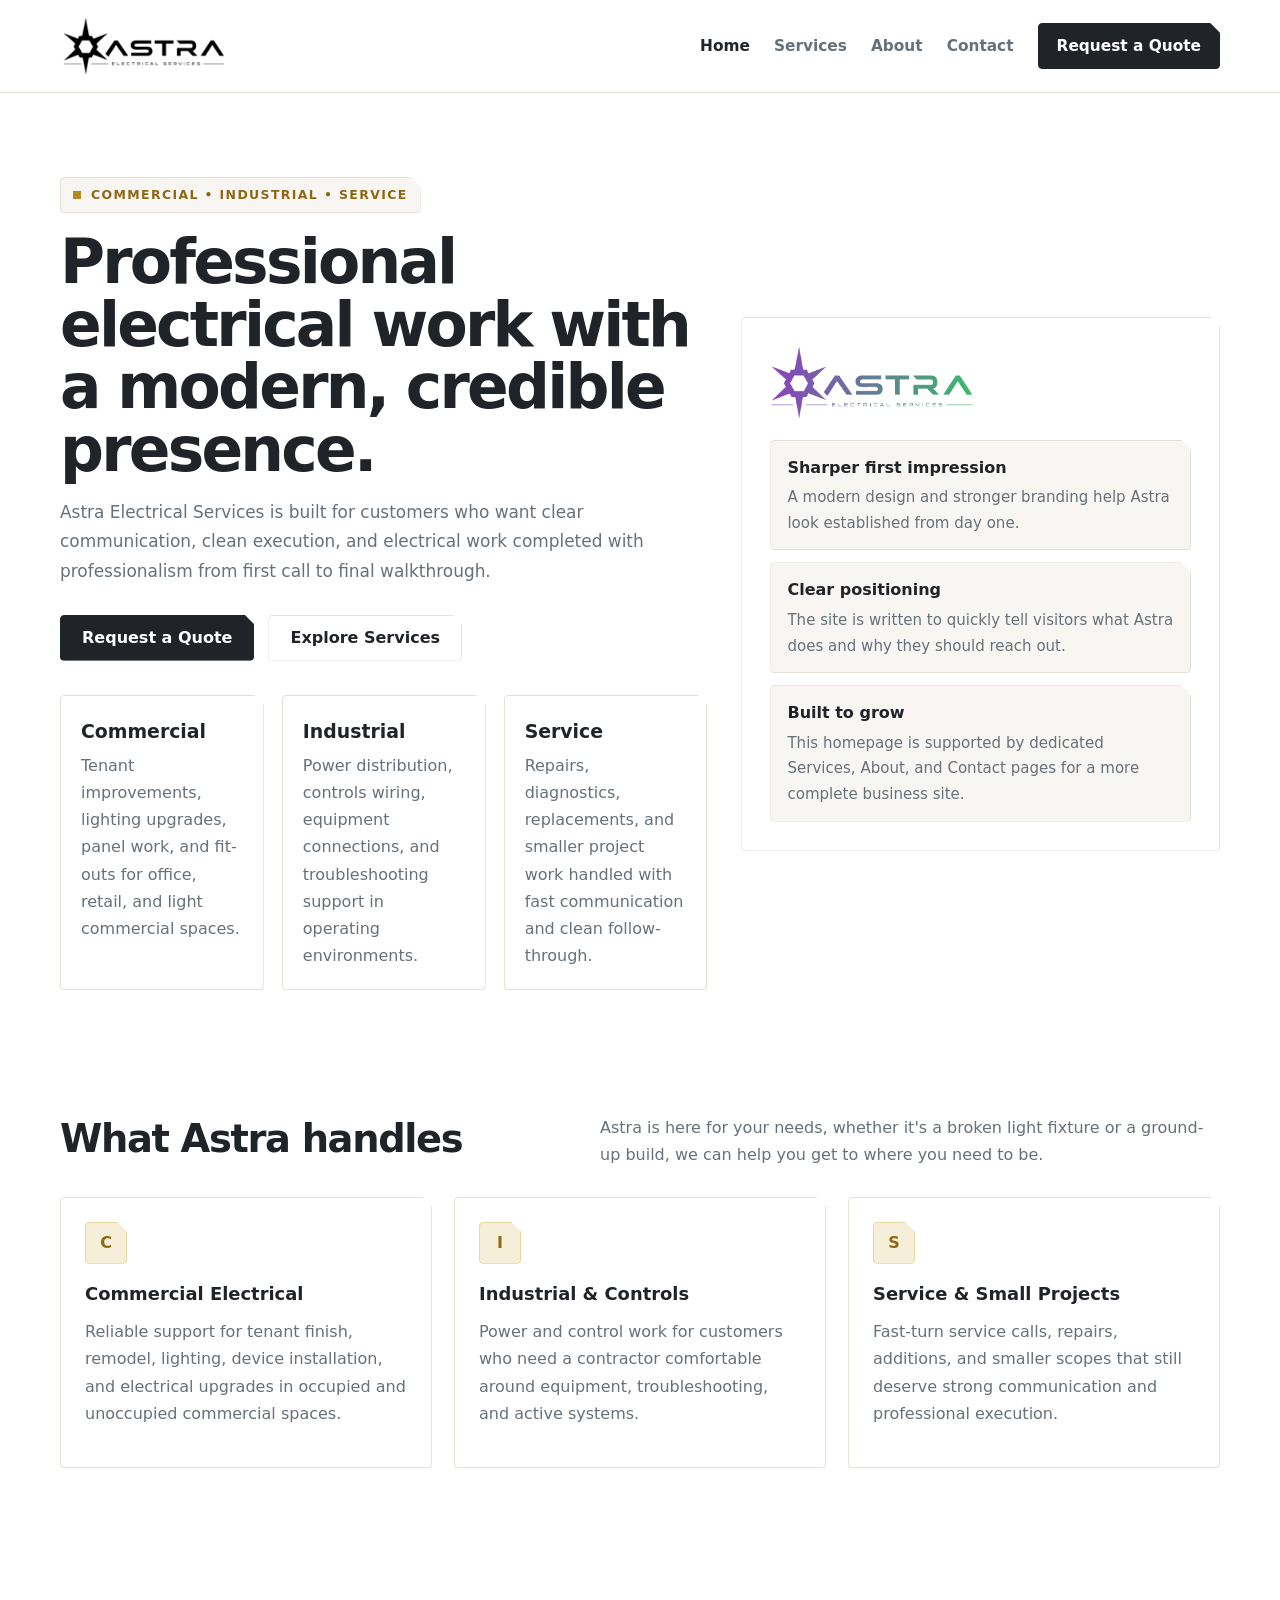
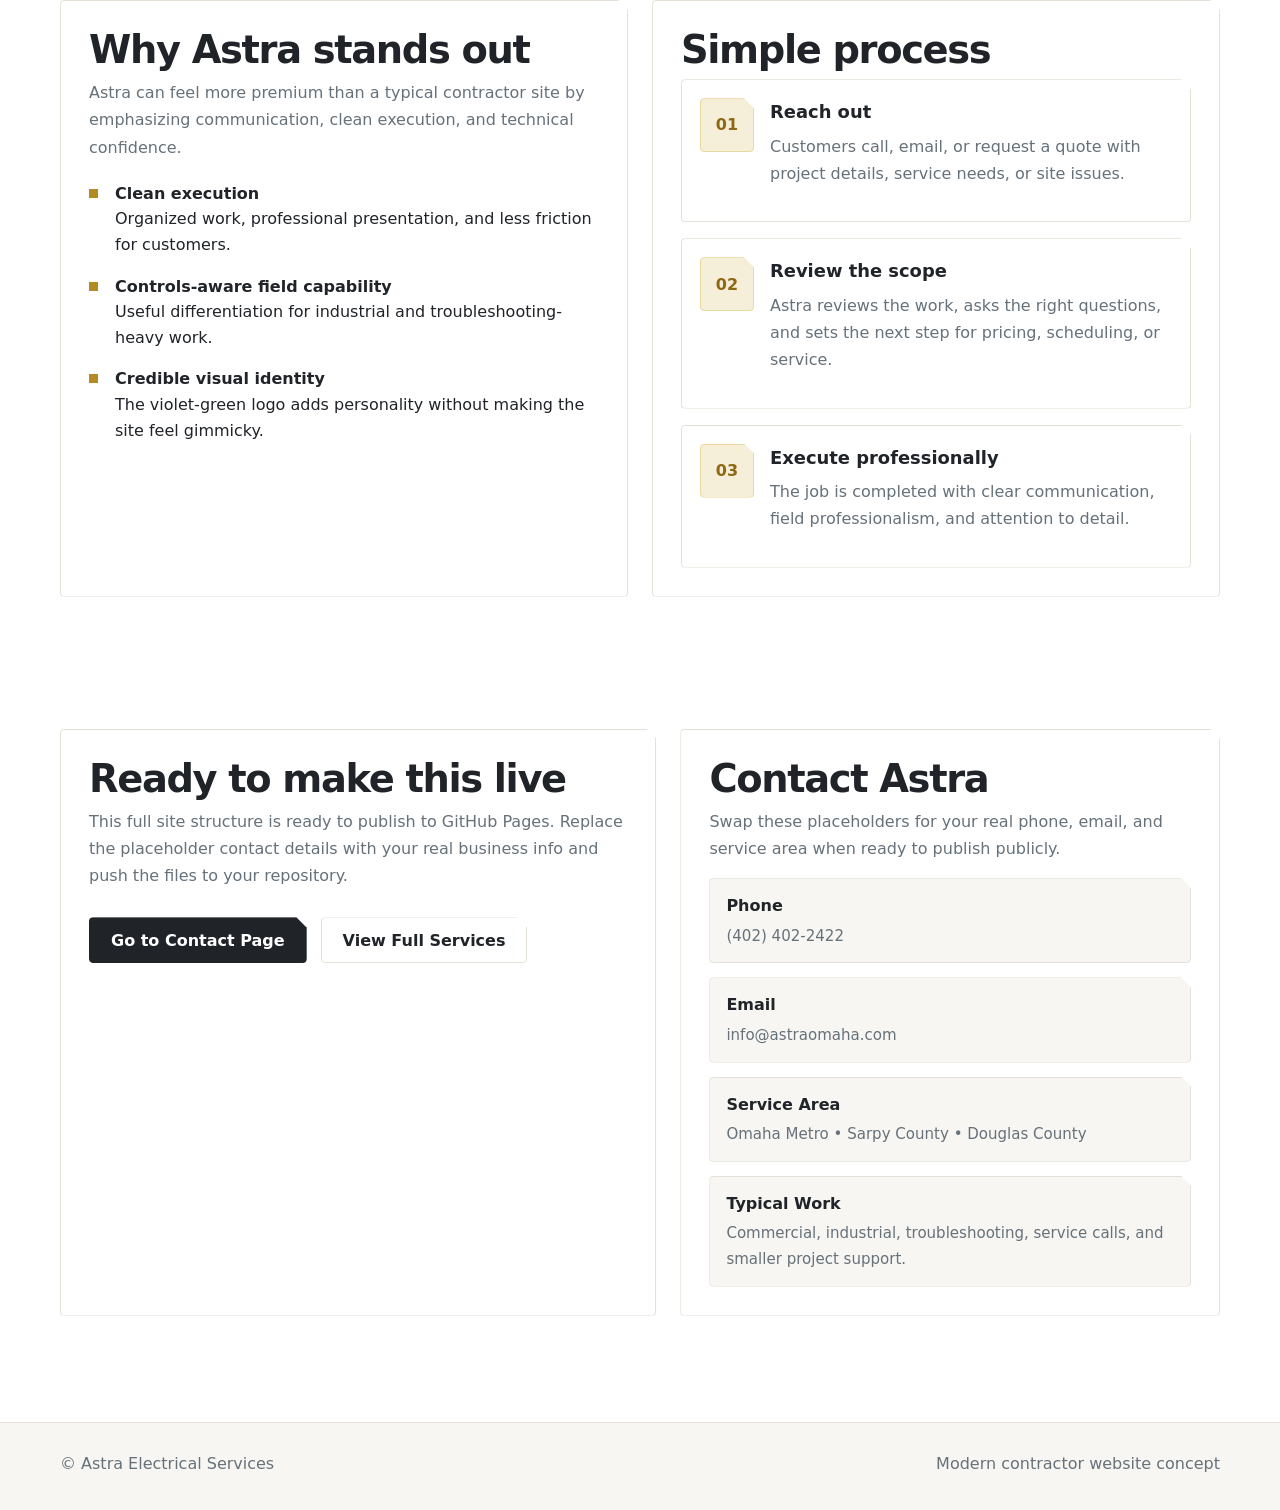
<file: index.html>
<!DOCTYPE html>
<html lang="en">
<head>
  <meta charset="UTF-8" />
  <meta name="viewport" content="width=device-width, initial-scale=1.0" />
  <title>Astra Electrical Services | Home</title>
  <meta name="description" content="Astra Electrical Services provides commercial, industrial, and service electrical work with a focus on professionalism, communication, and quality execution." />
  <link rel="stylesheet" href="styles.css" />
</head>
<body>
  <header class="header">
    <div class="container nav">
      <a class="logo" href="index.html"><img src="https://apstraight.github.io/astraomaha/logo-black.png" alt="Astra Electrical Services logo" /></a>
      <nav class="nav-links">
        <a class="active" href="index.html">Home</a>
        <a href="services.html">Services</a>
        <a href="about.html">About</a>
        <a href="contact.html">Contact</a>
        <a class="nav-cta" href="contact.html">Request a Quote</a>
      </nav>
    </div>
  </header>

  <main>
    <div class="container">
      <section class="hero">
        <div class="hero-grid">
          <div>
            <div class="eyebrow">Commercial • Industrial • Service</div>
            <h1>Professional electrical work with a modern, credible presence.</h1>
            <p>Astra Electrical Services is built for customers who want clear communication, clean execution, and electrical work completed with professionalism from first call to final walkthrough.</p>
            <div class="hero-actions">
              <a href="contact.html" class="btn btn-primary">Request a Quote</a>
              <a href="services.html" class="btn btn-secondary">Explore Services</a>
            </div>
            <div class="hero-stats">
              <div class="stat"><strong>Commercial</strong><span>Tenant improvements, lighting upgrades, panel work, and fit-outs for office, retail, and light commercial spaces.</span></div>
              <div class="stat"><strong>Industrial</strong><span>Power distribution, controls wiring, equipment connections, and troubleshooting support in operating environments.</span></div>
              <div class="stat"><strong>Service</strong><span>Repairs, diagnostics, replacements, and smaller project work handled with fast communication and clean follow-through.</span></div>
            </div>
          </div>
          <aside class="panel">
            <img src="https://apstraight.github.io/astraomaha/Logo-Colorful.png" alt="Astra Electrical Services logo" />
            <div class="panel-list">
              <div class="panel-item"><strong>Sharper first impression</strong><span>A modern design and stronger branding help Astra look established from day one.</span></div>
              <div class="panel-item"><strong>Clear positioning</strong><span>The site is written to quickly tell visitors what Astra does and why they should reach out.</span></div>
              <div class="panel-item"><strong>Built to grow</strong><span>This homepage is supported by dedicated Services, About, and Contact pages for a more complete business site.</span></div>
            </div>
          </aside>
        </div>
      </section>

      <section>
        <div class="section-head">
          <h2>What Astra handles</h2>
          <p>Astra is here for your needs, whether it's a broken light fixture or a ground-up build, we can help you get to where you need to be.</p>
        </div>
        <div class="grid-3">
          <article class="card">
            <div class="icon">C</div>
            <h3>Commercial Electrical</h3>
            <p>Reliable support for tenant finish, remodel, lighting, device installation, and electrical upgrades in occupied and unoccupied commercial spaces.</p>
          </article>
          <article class="card">
            <div class="icon">I</div>
            <h3>Industrial & Controls</h3>
            <p>Power and control work for customers who need a contractor comfortable around equipment, troubleshooting, and active systems.</p>
          </article>
          <article class="card">
            <div class="icon">S</div>
            <h3>Service & Small Projects</h3>
            <p>Fast-turn service calls, repairs, additions, and smaller scopes that still deserve strong communication and professional execution.</p>
          </article>
        </div>
      </section>

      <section>
        <div class="split">
          <div class="feature-panel">
            <h2>Why Astra stands out</h2>
            <p>Astra can feel more premium than a typical contractor site by emphasizing communication, clean execution, and technical confidence.</p>
            <div class="bullet-list">
              <div class="bullet"><div class="dot"></div><div><strong>Clean execution</strong><br><span style="color:var(--muted);">Organized work, professional presentation, and less friction for customers.</span></div></div>
              <div class="bullet"><div class="dot"></div><div><strong>Controls-aware field capability</strong><br><span style="color:var(--muted);">Useful differentiation for industrial and troubleshooting-heavy work.</span></div></div>
              <div class="bullet"><div class="dot"></div><div><strong>Credible visual identity</strong><br><span style="color:var(--muted);">The violet-green logo adds personality without making the site feel gimmicky.</span></div></div>
            </div>
          </div>
          <div class="quote-box">
            <h2>Simple process</h2>
            <div class="steps">
              <div class="step"><div class="step-num">01</div><div><h3>Reach out</h3><p>Customers call, email, or request a quote with project details, service needs, or site issues.</p></div></div>
              <div class="step"><div class="step-num">02</div><div><h3>Review the scope</h3><p>Astra reviews the work, asks the right questions, and sets the next step for pricing, scheduling, or service.</p></div></div>
              <div class="step"><div class="step-num">03</div><div><h3>Execute professionally</h3><p>The job is completed with clear communication, field professionalism, and attention to detail.</p></div></div>
            </div>
          </div>
        </div>
      </section>

      <section>
        <div class="contact-grid">
          <div class="cta-panel">
            <h2>Ready to make this live</h2>
            <p>This full site structure is ready to publish to GitHub Pages. Replace the placeholder contact details with your real business info and push the files to your repository.</p>
            <div class="hero-actions">
              <a href="contact.html" class="btn btn-primary">Go to Contact Page</a>
              <a href="services.html" class="btn btn-secondary">View Full Services</a>
            </div>
          </div>
          <div class="contact-box">
            <h2>Contact Astra</h2>
            <p>Swap these placeholders for your real phone, email, and service area when ready to publish publicly.</p>
            <div class="contact-card"><strong>Phone</strong><span>(402) 402-2422</span></div>
            <div class="contact-card"><strong>Email</strong><span>info@astraomaha.com</span></div>
            <div class="contact-card"><strong>Service Area</strong><span>Omaha Metro • Sarpy County • Douglas County</span></div>
            <div class="contact-card"><strong>Typical Work</strong><span>Commercial, industrial, troubleshooting, service calls, and smaller project support.</span></div>
          </div>
        </div>
      </section>
    </div>
  </main>

  <footer class="site-footer">
    <div class="container footer-wrap">
      <div>© Astra Electrical Services</div>
      <div>Modern contractor website concept</div>
    </div>
  </footer>
</body>
</html>
</file>
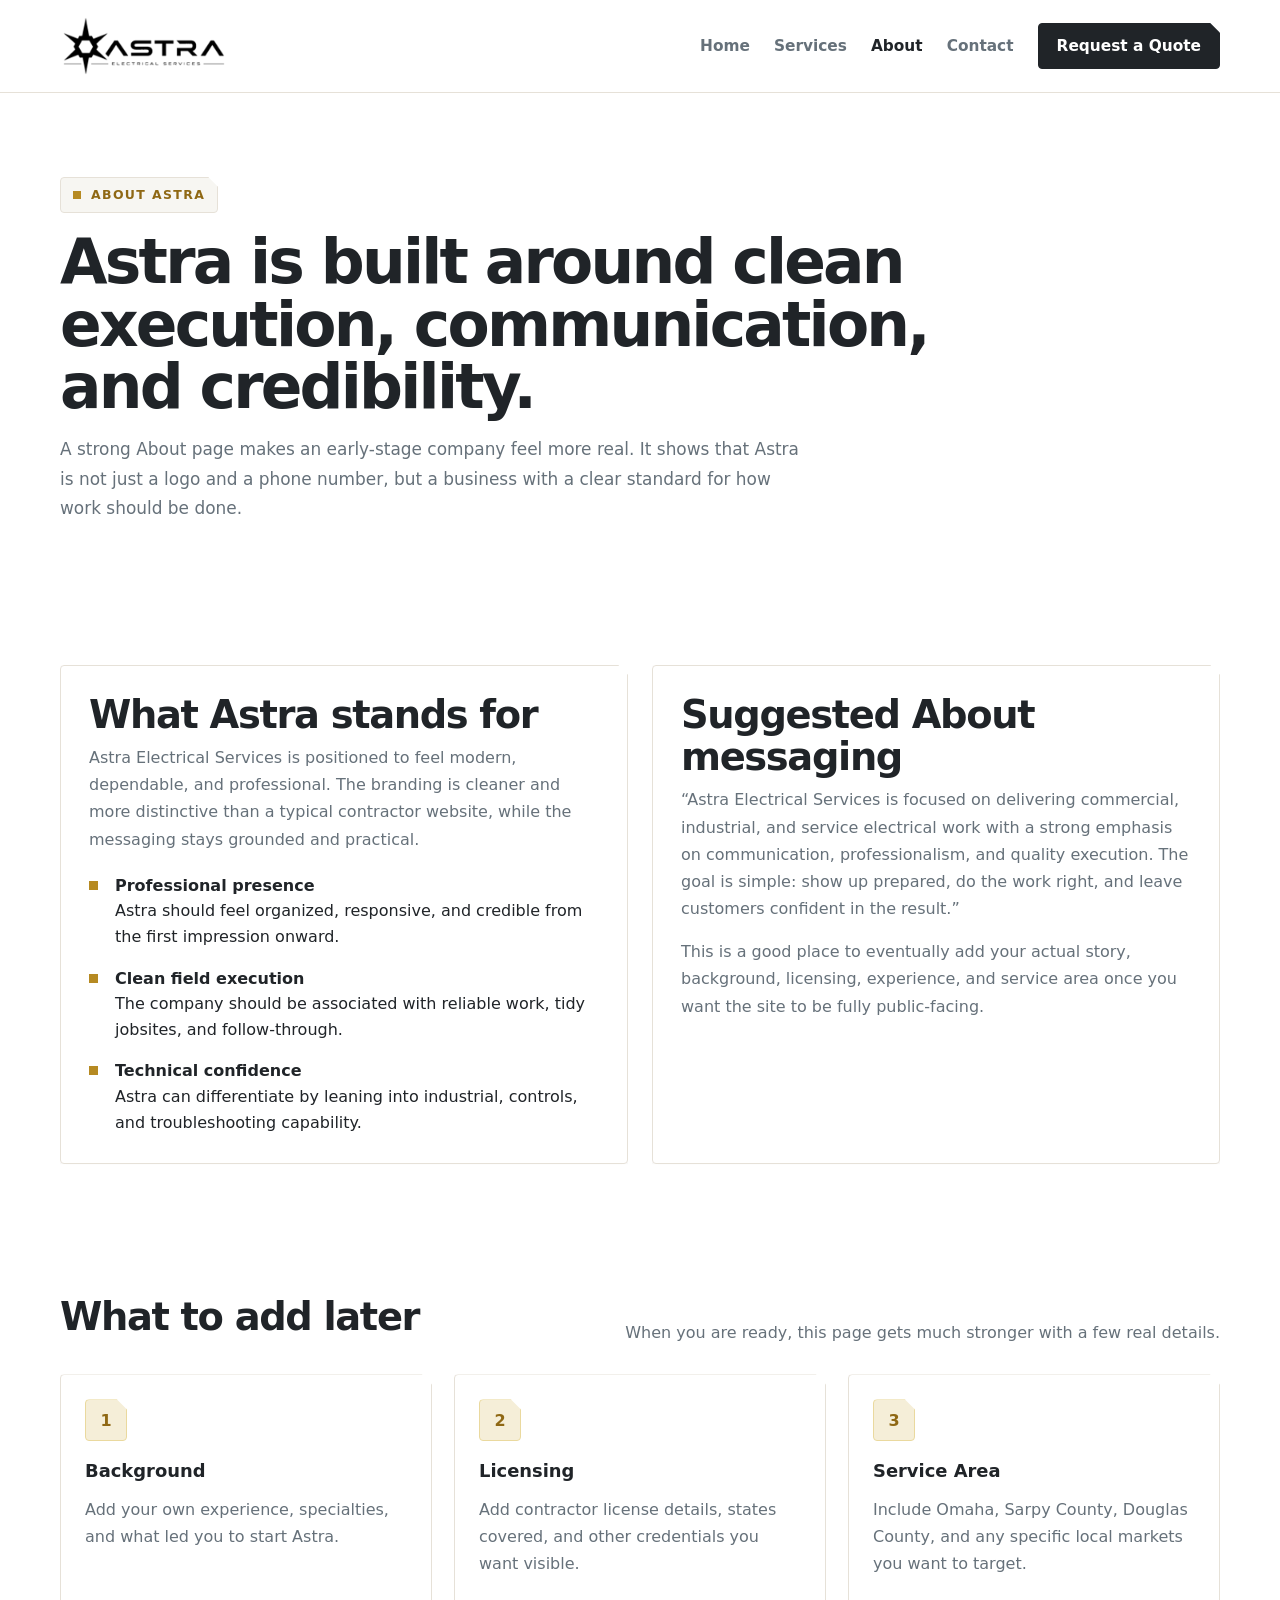
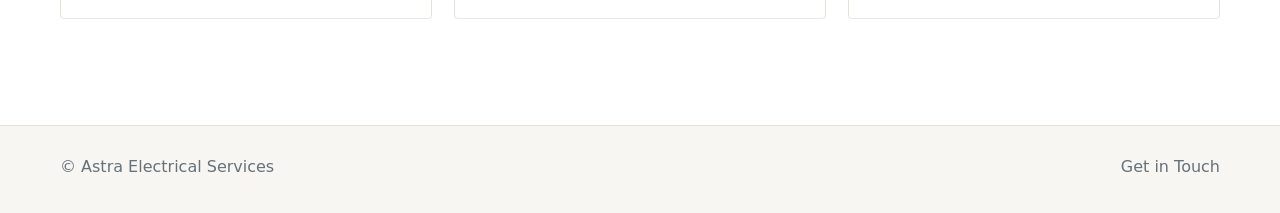
<file: about.html>
<!DOCTYPE html>
<html lang="en">
<head>
  <meta charset="UTF-8" />
  <meta name="viewport" content="width=device-width, initial-scale=1.0" />
  <title>Astra Electrical Services | About</title>
  <meta name="description" content="Learn more about Astra Electrical Services and the company approach to communication, execution, and professionalism." />
  <link rel="stylesheet" href="styles.css" />
</head>
<body>
  <header class="header">
    <div class="container nav">
      <a class="logo" href="index.html"><img src="https://apstraight.github.io/astraomaha/logo-black.png"/></a>
      <nav class="nav-links">
        <a href="index.html">Home</a>
        <a href="services.html">Services</a>
        <a class="active" href="about.html">About</a>
        <a href="contact.html">Contact</a>
        <a class="nav-cta" href="contact.html">Request a Quote</a>
      </nav>
    </div>
  </header>

  <main>
    <div class="container">
      <section class="page-hero">
        <div class="eyebrow">About Astra</div>
        <h1>Astra is built around clean execution, communication, and credibility.</h1>
        <p class="lede">A strong About page makes an early-stage company feel more real. It shows that Astra is not just a logo and a phone number, but a business with a clear standard for how work should be done.</p>
      </section>

      <section>
        <div class="split">
          <div class="feature-panel">
            <h2>What Astra stands for</h2>
            <p>Astra Electrical Services is positioned to feel modern, dependable, and professional. The branding is cleaner and more distinctive than a typical contractor website, while the messaging stays grounded and practical.</p>
            <div class="bullet-list">
              <div class="bullet"><div class="dot"></div><div><strong>Professional presence</strong><br><span style="color:var(--muted);">Astra should feel organized, responsive, and credible from the first impression onward.</span></div></div>
              <div class="bullet"><div class="dot"></div><div><strong>Clean field execution</strong><br><span style="color:var(--muted);">The company should be associated with reliable work, tidy jobsites, and follow-through.</span></div></div>
              <div class="bullet"><div class="dot"></div><div><strong>Technical confidence</strong><br><span style="color:var(--muted);">Astra can differentiate by leaning into industrial, controls, and troubleshooting capability.</span></div></div>
            </div>
          </div>
          <div class="quote-box">
            <h2>Suggested About messaging</h2>
            <p>“Astra Electrical Services is focused on delivering commercial, industrial, and service electrical work with a strong emphasis on communication, professionalism, and quality execution. The goal is simple: show up prepared, do the work right, and leave customers confident in the result.”</p>
            <p>This is a good place to eventually add your actual story, background, licensing, experience, and service area once you want the site to be fully public-facing.</p>
          </div>
        </div>
      </section>

      <section>
        <div class="section-head">
          <h2>What to add later</h2>
          <p>When you are ready, this page gets much stronger with a few real details.</p>
        </div>
        <div class="grid-3">
          <article class="card"><div class="icon">1</div><h3>Background</h3><p>Add your own experience, specialties, and what led you to start Astra.</p></article>
          <article class="card"><div class="icon">2</div><h3>Licensing</h3><p>Add contractor license details, states covered, and other credentials you want visible.</p></article>
          <article class="card"><div class="icon">3</div><h3>Service Area</h3><p>Include Omaha, Sarpy County, Douglas County, and any specific local markets you want to target.</p></article>
        </div>
      </section>
    </div>
  </main>

  <footer class="site-footer">
    <div class="container footer-wrap">
      <div>© Astra Electrical Services</div>
      <div><a href="contact.html">Get in Touch</a></div>
    </div>
  </footer>
</body>
</html>
</file>
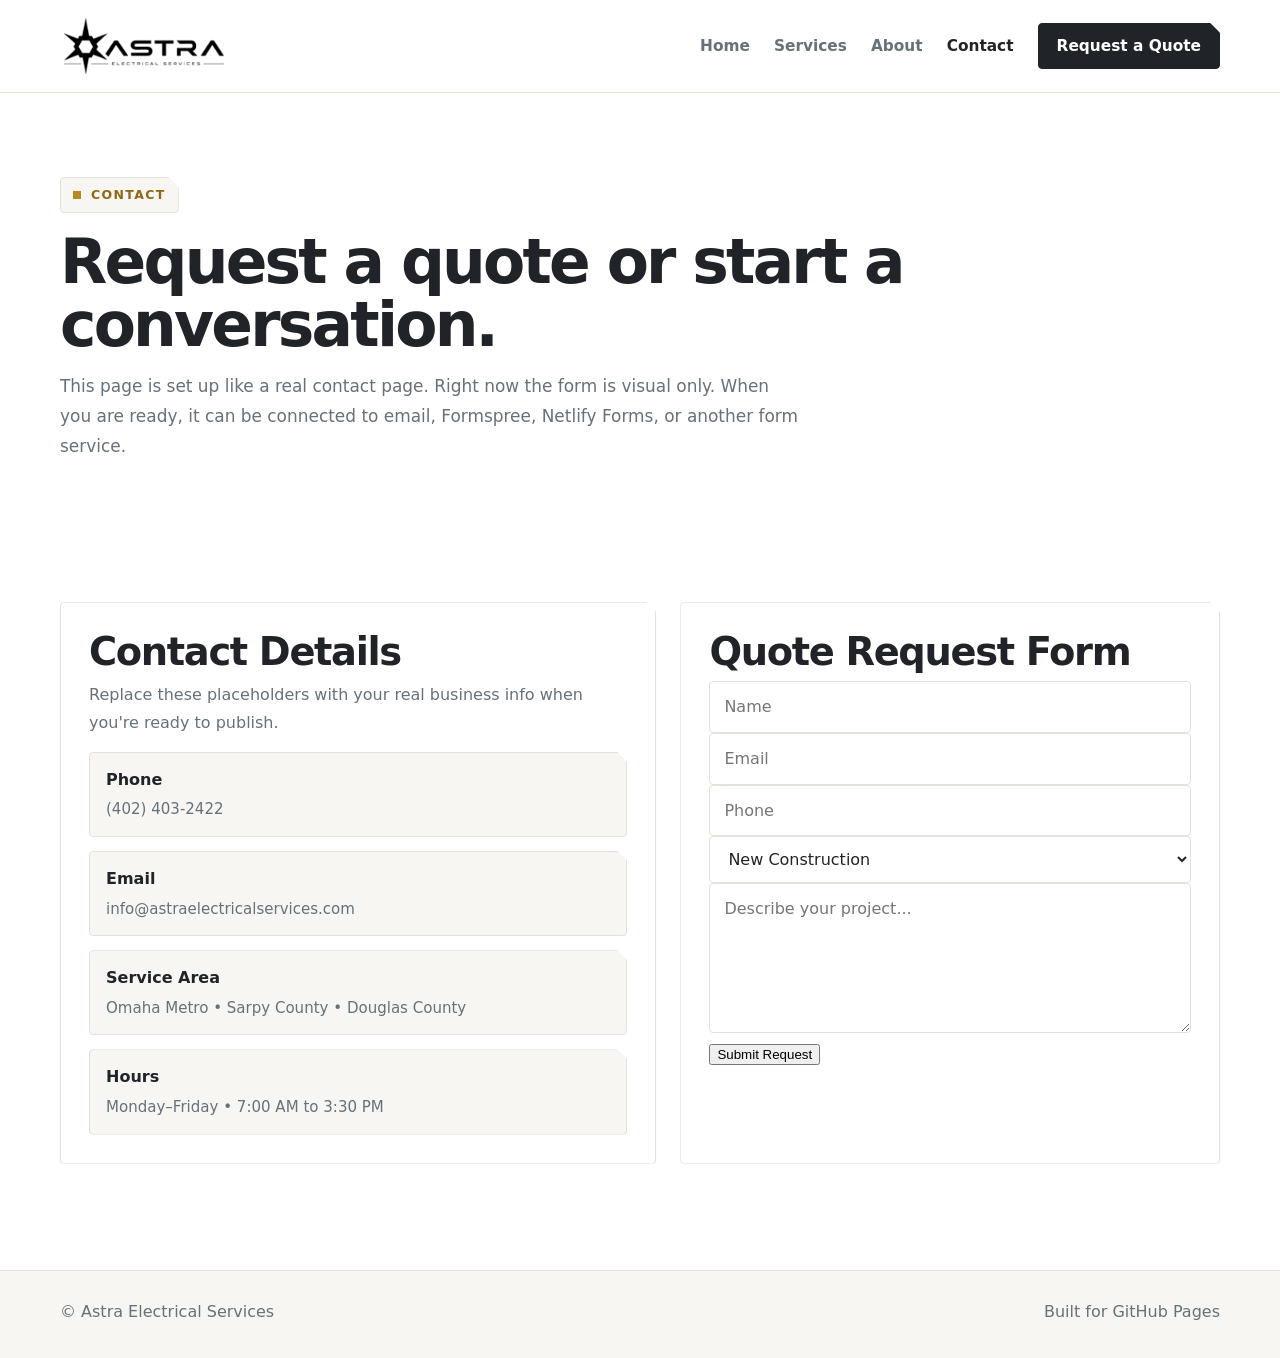
<file: contact.html>
<!DOCTYPE html>
<html lang="en">
<head>
  <meta charset="UTF-8" />
  <meta name="viewport" content="width=device-width, initial-scale=1.0" />
  <title>Astra Electrical Services | Contact</title>
  <meta name="description" content="Contact Astra Electrical Services for commercial, industrial, and service electrical work." />
  <link rel="stylesheet" href="styles.css" />
</head>
<body>
  <header class="header">
    <div class="container nav">
      <a class="logo" href="index.html"><img src="https://apstraight.github.io/astraomaha/logo-black.png" alt="Astra Electrical Services logo" /></a>
      <nav class="nav-links">
        <a href="index.html">Home</a>
        <a href="services.html">Services</a>
        <a href="about.html">About</a>
        <a class="active" href="contact.html">Contact</a>
        <a class="nav-cta" href="contact.html">Request a Quote</a>
      </nav>
    </div>
  </header>

  <main>
    <div class="container">
      <section class="page-hero">
        <div class="eyebrow">Contact</div>
        <h1>Request a quote or start a conversation.</h1>
        <p class="lede">This page is set up like a real contact page. Right now the form is visual only. When you are ready, it can be connected to email, Formspree, Netlify Forms, or another form service.</p>
      </section>

      <section>
        <div class="contact-grid">
          <div class="contact-box">
            <h2 style="margin-top:0;">Contact Details</h2>
            <p>Replace these placeholders with your real business info when you're ready to publish.</p>
            <div class="contact-card"><strong>Phone</strong><span>(402) 403-2422</span></div>
            <div class="contact-card"><strong>Email</strong><span>info@astraelectricalservices.com</span></div>
            <div class="contact-card"><strong>Service Area</strong><span>Omaha Metro • Sarpy County • Douglas County</span></div>
            <div class="contact-card"><strong>Hours</strong><span>Monday–Friday • 7:00 AM to 3:30 PM</span></div>
          </div>
          <div class="cta-panel">
            <h2 style="margin-top:0;">Quote Request Form</h2>
            <form action="https://formspree.io/f/mzdkeeer" method="POST">
				<input type="text" name="name" placeholder="Name" required>
				<input type="email" name="email" placeholder="Email" required>
				<input type="text" name="phone" placeholder="Phone">
  
				<select name="project">
					<option>New Construction</option>
					<option>Troubleshooting</option>
					<option>Service</option>
					<option>Tenant Buildout</option>
				</select>

				<textarea name="message" placeholder="Describe your project..." required></textarea>

				<button type="submit">Submit Request</button>
			</form>
          </div>
        </div>
      </section>
    </div>
  </main>

  <footer class="site-footer">
    <div class="container footer-wrap">
      <div>© Astra Electrical Services</div>
      <div>Built for GitHub Pages</div>
    </div>
  </footer>
</body>
</html>
</file>
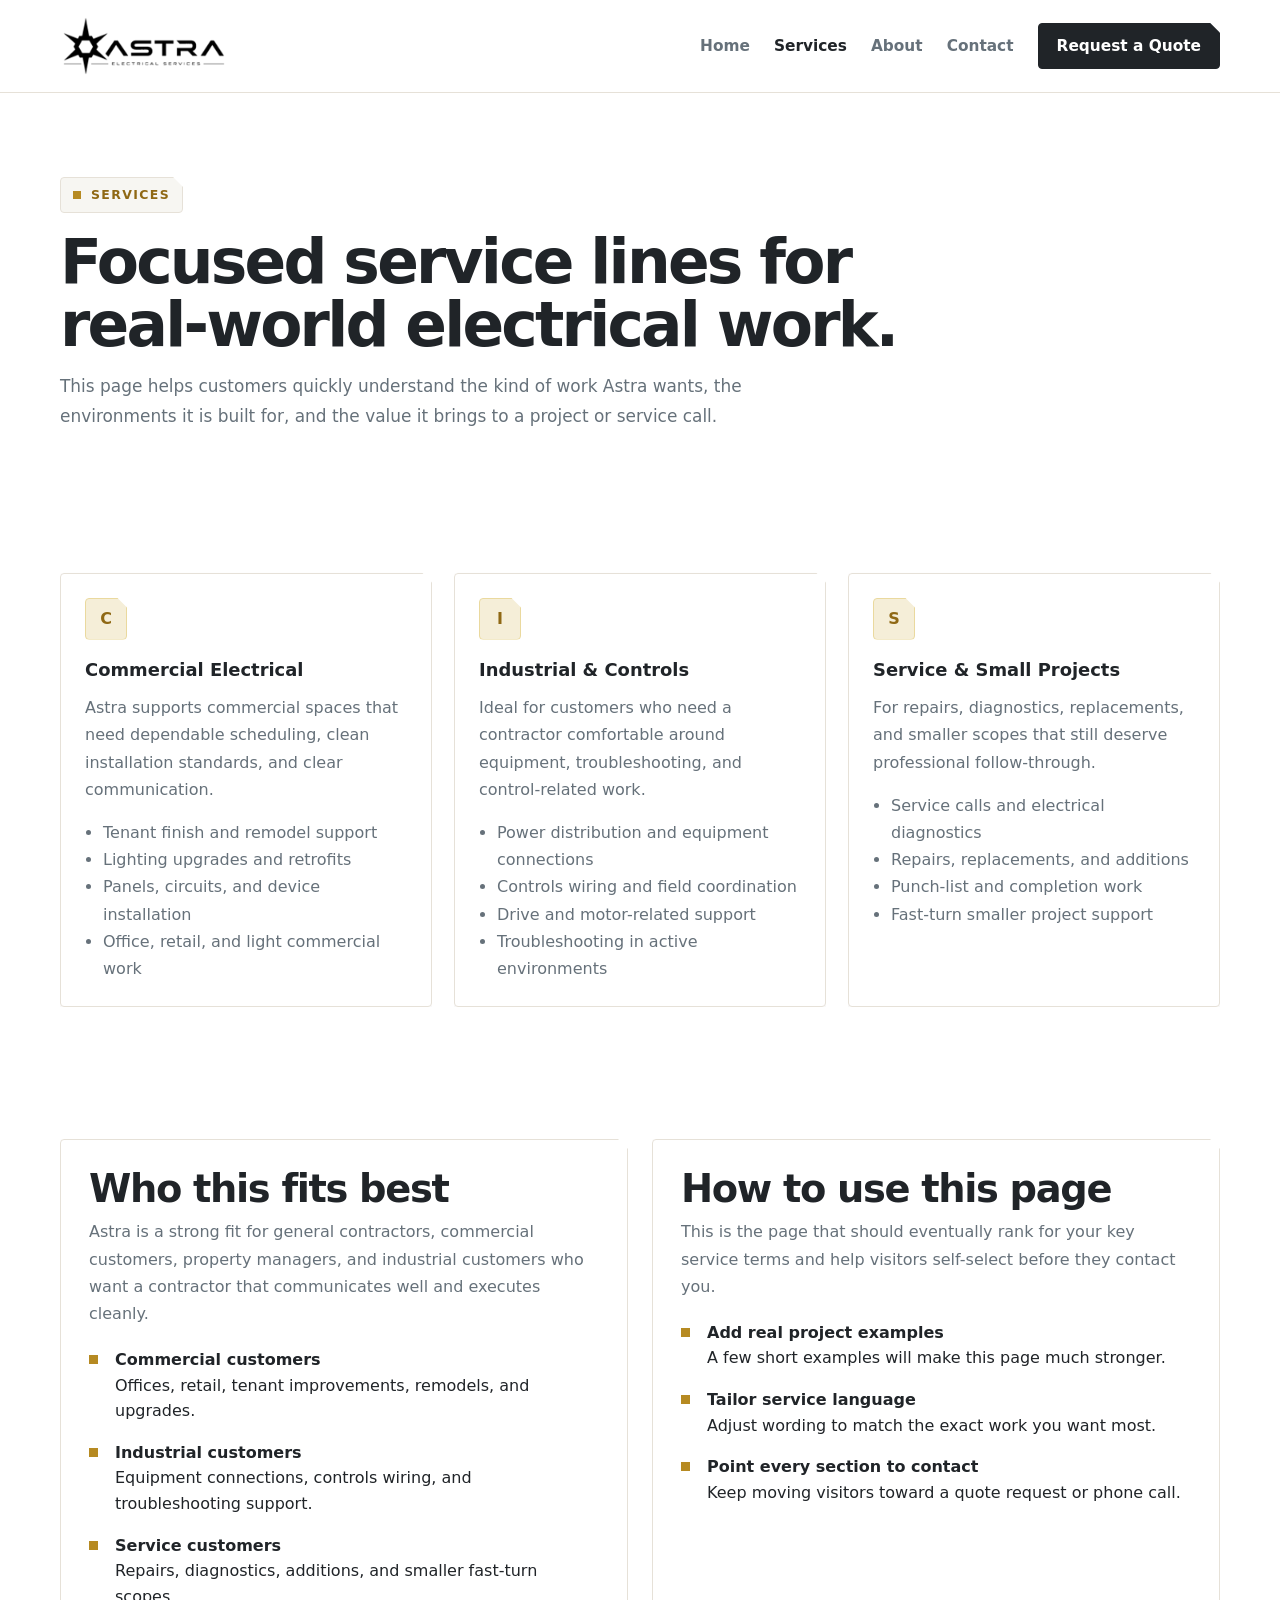
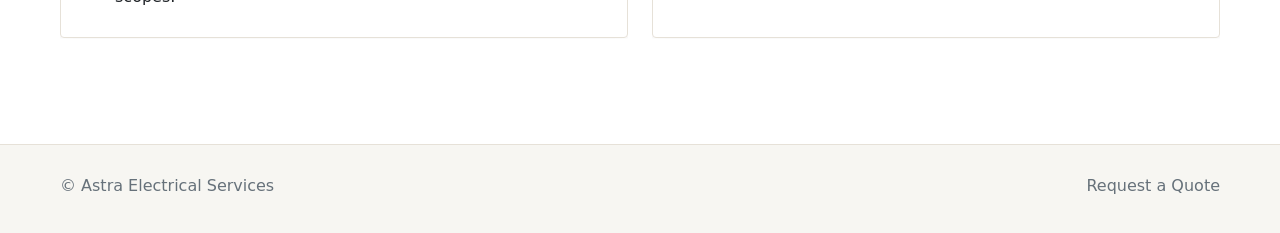
<file: services.html>
<!DOCTYPE html>
<html lang="en">
<head>
  <meta charset="UTF-8" />
  <meta name="viewport" content="width=device-width, initial-scale=1.0" />
  <title>Astra Electrical Services | Services</title>
  <meta name="description" content="Explore Astra Electrical Services offerings for commercial electrical, industrial and controls, and service work." />
  <link rel="stylesheet" href="styles.css" />
</head>
<body>
  <header class="header">
    <div class="container nav">
      <a class="logo" href="index.html"><img src="https://apstraight.github.io/astraomaha/logo-black.png" alt="Astra Electrical Services logo" /></a>
      <nav class="nav-links">
        <a href="index.html">Home</a>
        <a class="active" href="services.html">Services</a>
        <a href="about.html">About</a>
        <a href="contact.html">Contact</a>
        <a class="nav-cta" href="contact.html">Request a Quote</a>
      </nav>
    </div>
  </header>

  <main>
    <div class="container">
      <section class="page-hero">
        <div class="eyebrow">Services</div>
        <h1>Focused service lines for real-world electrical work.</h1>
        <p class="lede">This page helps customers quickly understand the kind of work Astra wants, the environments it is built for, and the value it brings to a project or service call.</p>
      </section>

      <section>
        <div class="grid-3">
          <article class="card">
            <div class="icon">C</div>
            <h3>Commercial Electrical</h3>
            <p>Astra supports commercial spaces that need dependable scheduling, clean installation standards, and clear communication.</p>
            <ul>
              <li>Tenant finish and remodel support</li>
              <li>Lighting upgrades and retrofits</li>
              <li>Panels, circuits, and device installation</li>
              <li>Office, retail, and light commercial work</li>
            </ul>
          </article>
          <article class="card">
            <div class="icon">I</div>
            <h3>Industrial & Controls</h3>
            <p>Ideal for customers who need a contractor comfortable around equipment, troubleshooting, and control-related work.</p>
            <ul>
              <li>Power distribution and equipment connections</li>
              <li>Controls wiring and field coordination</li>
              <li>Drive and motor-related support</li>
              <li>Troubleshooting in active environments</li>
            </ul>
          </article>
          <article class="card">
            <div class="icon">S</div>
            <h3>Service & Small Projects</h3>
            <p>For repairs, diagnostics, replacements, and smaller scopes that still deserve professional follow-through.</p>
            <ul>
              <li>Service calls and electrical diagnostics</li>
              <li>Repairs, replacements, and additions</li>
              <li>Punch-list and completion work</li>
              <li>Fast-turn smaller project support</li>
            </ul>
          </article>
        </div>
      </section>

      <section>
        <div class="split">
          <div class="feature-panel">
            <h2>Who this fits best</h2>
            <p>Astra is a strong fit for general contractors, commercial customers, property managers, and industrial customers who want a contractor that communicates well and executes cleanly.</p>
            <div class="bullet-list">
              <div class="bullet"><div class="dot"></div><div><strong>Commercial customers</strong><br><span style="color:var(--muted);">Offices, retail, tenant improvements, remodels, and upgrades.</span></div></div>
              <div class="bullet"><div class="dot"></div><div><strong>Industrial customers</strong><br><span style="color:var(--muted);">Equipment connections, controls wiring, and troubleshooting support.</span></div></div>
              <div class="bullet"><div class="dot"></div><div><strong>Service customers</strong><br><span style="color:var(--muted);">Repairs, diagnostics, additions, and smaller fast-turn scopes.</span></div></div>
            </div>
          </div>
          <div class="feature-panel">
            <h2>How to use this page</h2>
            <p>This is the page that should eventually rank for your key service terms and help visitors self-select before they contact you.</p>
            <div class="bullet-list">
              <div class="bullet"><div class="dot"></div><div><strong>Add real project examples</strong><br><span style="color:var(--muted);">A few short examples will make this page much stronger.</span></div></div>
              <div class="bullet"><div class="dot"></div><div><strong>Tailor service language</strong><br><span style="color:var(--muted);">Adjust wording to match the exact work you want most.</span></div></div>
              <div class="bullet"><div class="dot"></div><div><strong>Point every section to contact</strong><br><span style="color:var(--muted);">Keep moving visitors toward a quote request or phone call.</span></div></div>
            </div>
          </div>
        </div>
      </section>
    </div>
  </main>

  <footer class="site-footer">
    <div class="container footer-wrap">
      <div>© Astra Electrical Services</div>
      <div><a href="contact.html">Request a Quote</a></div>
    </div>
  </footer>
</body>
</html>
</file>
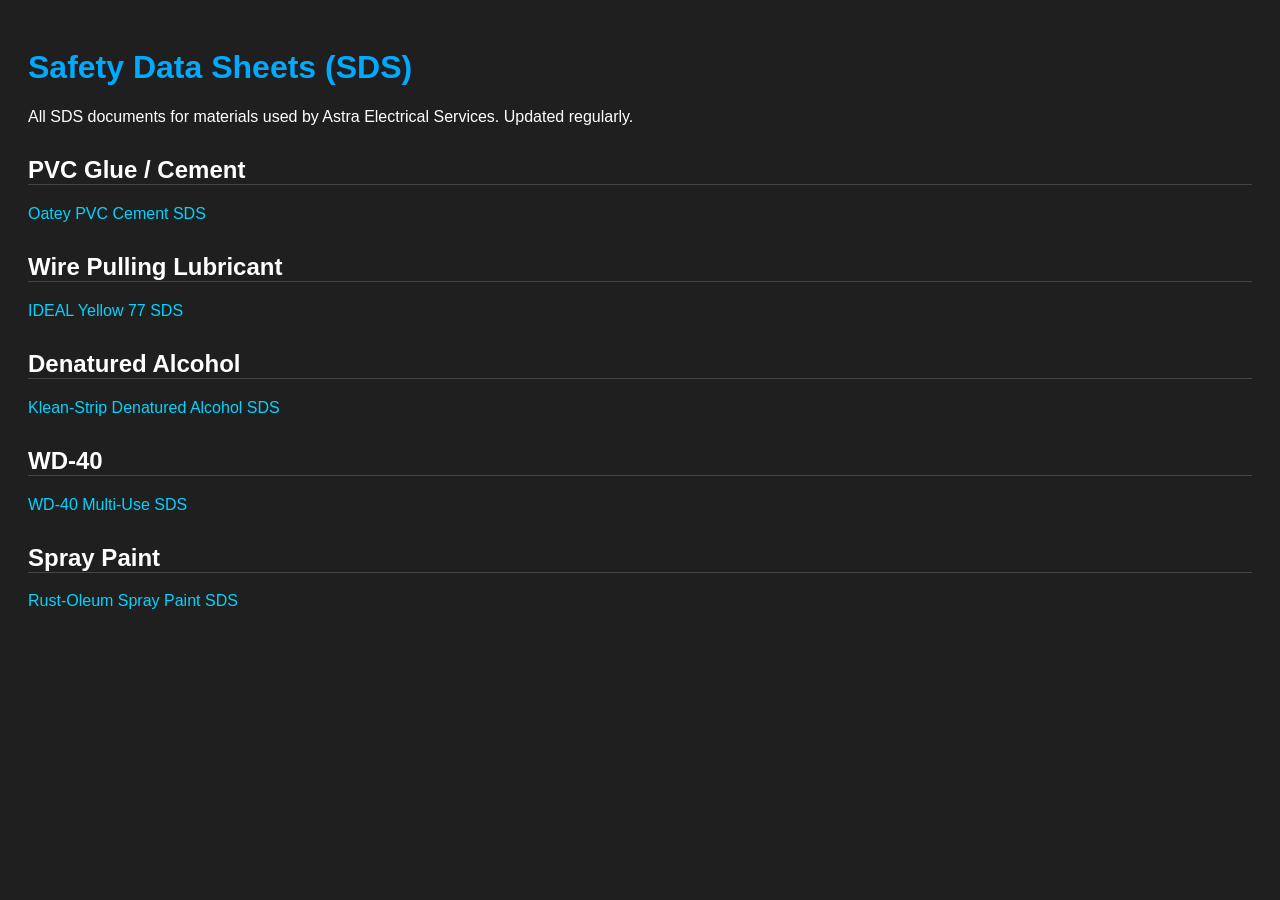
<file: safety/sds.html>
<!DOCTYPE html>
<html lang="en">
<head>
  <meta charset="UTF-8">
  <title>Safety Data Sheets | Astra Electrical Services</title>
  <style>
    body { font-family: Arial, sans-serif; background:#1f1f1f; color:#fff; padding:20px; }
    h1 { color:#00aaff; }
    h2 { margin-top:30px; border-bottom:1px solid #444; }
    a { color:#00d4ff; text-decoration:none; }
    a:hover { text-decoration:underline; }
    .section { margin-bottom:20px; }
  </style>
</head>
<body>

<h1>Safety Data Sheets (SDS)</h1>
<p>All SDS documents for materials used by Astra Electrical Services. Updated regularly.</p>

<div class="section">
  <h2>PVC Glue / Cement</h2>
  <p><a href="SDS/pvc-cement-oatey.pdf" target="_blank">Oatey PVC Cement SDS</a></p>
</div>

<div class="section">
  <h2>Wire Pulling Lubricant</h2>
  <p><a href="SDS/wire-lube-ideal-yellow77.pdf" target="_blank">IDEAL Yellow 77 SDS</a></p>
</div>

<div class="section">
  <h2>Denatured Alcohol</h2>
  <p><a href="SDS/denatured-alcohol-klean-strip.pdf" target="_blank">Klean-Strip Denatured Alcohol SDS</a></p>
</div>

<div class="section">
  <h2>WD-40</h2>
  <p><a href="SDS/wd40-multi-use.pdf" target="_blank">WD-40 Multi-Use SDS</a></p>
</div>

<div class="section">
  <h2>Spray Paint</h2>
  <p><a href="SDS/spray-paint-rustoleum.pdf" target="_blank">Rust-Oleum Spray Paint SDS</a></p>
</div>

</body>
</html>
</file>
<file: styles.css>
/* =========================================================
   ASTRA ELECTRICAL SERVICES
   Clean Professional Website Theme
   ---------------------------------------------------------
   Fast edits:
   - Colors: edit section 1
   - Spacing: edit --section-padding / --hero-padding
   - Corners: edit --corner / --chamfer-size
   - To remove chamfer: replace clip-path lines with: clip-path: none;
   ========================================================= */

/* =========================================================
   1. DESIGN TOKENS
   ========================================================= */

:root {
  /* Colors */
  --color-page: #ffffff;
  --color-surface: #ffffff;
  --color-surface-soft: #f7f6f2;
  --color-surface-hover: #faf9f6;

  --color-text: #202428;
  --color-muted: #66717a;

  --color-border: #e6e1d8;
  --color-border-strong: #c7b26a;

  --color-accent: #b68a22;
  --color-accent-dark: #8f6814;
  --color-accent-soft: #f5eed8;

  /* Buttons */
  --color-button-primary: #202428;
  --color-button-primary-text: #ffffff;
  --color-button-secondary: #ffffff;
  --color-button-secondary-text: #202428;

  /* Header */
  --color-header: rgba(255, 255, 255, 0.95);

  /* Effects */
  --shadow-soft: 0 8px 22px rgba(32, 36, 40, 0.06);
  --shadow-hover: 0 12px 28px rgba(32, 36, 40, 0.08);

  /* Layout */
  --max-width: 1160px;
  --container-width: 92%;
  --section-padding: 66px;
  --hero-padding-top: 84px;
  --hero-padding-bottom: 58px;
  --card-padding: 24px;
  --panel-padding: 28px;

  /* Shape */
  --corner: 4px;
  --chamfer-size: 10px;
  --chamfer-shape: polygon(
    0 0,
    calc(100% - var(--chamfer-size)) 0,
    100% var(--chamfer-size),
    100% 100%,
    0 100%
  );

  /* Typography */
  --font-main: Inter, system-ui, -apple-system, BlinkMacSystemFont, "Segoe UI", sans-serif;
  --font-size-base: 1rem;
  --line-height-base: 1.6;
}

/* =========================================================
   2. BASE
   ========================================================= */

* { box-sizing: border-box; }
html { scroll-behavior: smooth; }

body {
  margin: 0;
  font-family: var(--font-main);
  font-size: var(--font-size-base);
  line-height: var(--line-height-base);
  color: var(--color-text);
  background: var(--color-page);
}

a { color: inherit; text-decoration: none; }
img { display: block; max-width: 100%; }

.container {
  width: min(var(--max-width), var(--container-width));
  margin: 0 auto;
}

/* =========================================================
   3. HEADER
   ========================================================= */

.header {
  position: sticky;
  top: 0;
  z-index: 40;
  background: var(--color-header);
  backdrop-filter: blur(12px);
  border-bottom: 1px solid var(--color-border);
}

.nav {
  display: flex;
  justify-content: space-between;
  align-items: center;
  gap: 24px;
  padding: 14px 0;
}

.logo img {
  height: 64px;
  width: auto;
}

.nav-links {
  display: flex;
  align-items: center;
  gap: 24px;
  flex-wrap: wrap;
}

.nav-links a {
  color: var(--color-muted);
  font-size: 0.96rem;
  font-weight: 550;
  transition: color 0.2s ease;
}

.nav-links a:hover,
.nav-links a.active {
  color: var(--color-text);
}

.nav-cta {
  padding: 10px 18px;
  font-weight: 700;
  color: var(--color-button-primary-text) !important;
  background: var(--color-button-primary);
  border: 1px solid var(--color-button-primary);
  border-radius: var(--corner);
  clip-path: var(--chamfer-shape);
}

/* =========================================================
   4. TYPOGRAPHY
   ========================================================= */

h1,
h2,
h3 {
  color: var(--color-text);
}

h1 {
  max-width: 900px;
  margin: 18px 0 16px;
  font-size: clamp(2.35rem, 4.8vw, 4.35rem);
  line-height: 1.02;
  letter-spacing: -0.045em;
}

h2 {
  margin: 0 0 8px;
  font-size: clamp(1.9rem, 3vw, 2.75rem);
  line-height: 1.1;
  letter-spacing: -0.035em;
}

h3 {
  margin: 0 0 10px;
  font-size: 1.12rem;
}

p { margin-top: 0; }

/* =========================================================
   5. HERO
   ========================================================= */

.hero,
.page-hero {
  padding: var(--hero-padding-top) 0 var(--hero-padding-bottom);
}

.hero-grid {
  display: grid;
  grid-template-columns: 1.15fr 0.85fr;
  gap: 34px;
  align-items: center;
}

.hero p,
.page-hero p,
.lede {
  max-width: 740px;
  color: var(--color-muted);
  font-size: 1.06rem;
  line-height: 1.75;
}

.eyebrow {
  display: inline-flex;
  align-items: center;
  gap: 10px;
  padding: 7px 12px;
  color: var(--color-accent-dark);
  background: var(--color-surface-soft);
  border: 1px solid var(--color-border);
  border-radius: var(--corner);
  font-size: 0.78rem;
  font-weight: 700;
  letter-spacing: 0.11em;
  text-transform: uppercase;
  clip-path: var(--chamfer-shape);
}

.eyebrow::before {
  content: "";
  width: 8px;
  height: 8px;
  background: var(--color-accent);
}

.hero-actions {
  display: flex;
  gap: 14px;
  flex-wrap: wrap;
  margin-top: 28px;
}

/* =========================================================
   6. BUTTONS
   ========================================================= */

.btn {
  display: inline-flex;
  align-items: center;
  justify-content: center;
  min-height: 46px;
  padding: 0 21px;
  border-radius: var(--corner);
  font-weight: 700;
  transition: transform 0.2s ease, box-shadow 0.2s ease;
  clip-path: var(--chamfer-shape);
}

.btn-primary {
  color: var(--color-button-primary-text);
  background: var(--color-button-primary);
  border: 1px solid var(--color-button-primary);
}

.btn-secondary {
  color: var(--color-button-secondary-text);
  background: var(--color-button-secondary);
  border: 1px solid var(--color-border);
}

.btn:hover {
  transform: translateY(-1px);
  box-shadow: var(--shadow-hover);
}

/* =========================================================
   7. LAYOUT
   ========================================================= */

section { padding: var(--section-padding) 0; }

.section-head {
  display: flex;
  justify-content: space-between;
  align-items: end;
  gap: 28px;
  margin-bottom: 28px;
}

.section-head p {
  max-width: 620px;
  margin: 0;
  color: var(--color-muted);
  line-height: 1.7;
}

.grid-3 {
  display: grid;
  grid-template-columns: repeat(3, 1fr);
  gap: 22px;
}

.grid-2,
.split {
  display: grid;
  grid-template-columns: repeat(2, 1fr);
  gap: 24px;
}

.contact-grid {
  display: grid;
  grid-template-columns: 1.05fr 0.95fr;
  gap: 24px;
}

/* =========================================================
   8. CARDS / PANELS
   ========================================================= */

.card,
.project-card,
.panel,
.feature-panel,
.contact-box,
.cta-panel,
.quote-box,
.step,
.stat {
  background: var(--color-surface);
  border: 1px solid var(--color-border);
  border-radius: var(--corner);
  box-shadow: var(--shadow-soft);
  clip-path: var(--chamfer-shape);
}

.card,
.project-card {
  padding: var(--card-padding);
  transition: transform 0.2s ease, border-color 0.2s ease, background 0.2s ease;
}

.card:hover,
.project-card:hover {
  transform: translateY(-3px);
  border-color: var(--color-border-strong);
  background: var(--color-surface-hover);
}

.panel,
.feature-panel,
.contact-box,
.cta-panel,
.quote-box {
  padding: var(--panel-padding);
}

.panel img {
  height: 74px;
  width: auto;
  margin-bottom: 20px;
}

.card p,
.project-card p,
.feature-panel p,
.contact-box p,
.cta-panel p,
.quote-box p,
.step p,
.stat span {
  color: var(--color-muted);
  line-height: 1.7;
}

.card ul {
  margin: 14px 0 0;
  padding-left: 18px;
  color: var(--color-muted);
  line-height: 1.7;
}

.card .icon {
  width: 42px;
  height: 42px;
  display: grid;
  place-items: center;
  margin-bottom: 16px;
  color: var(--color-accent-dark);
  background: var(--color-accent-soft);
  border: 1px solid #ead99e;
  border-radius: var(--corner);
  font-weight: 800;
  clip-path: var(--chamfer-shape);
}

/* =========================================================
   9. PANEL LISTS / CONTACT CARDS
   ========================================================= */

.panel-list { display: grid; gap: 12px; }

.panel-item,
.contact-card {
  padding: 14px 16px;
  background: var(--color-surface-soft);
  border: 1px solid var(--color-border);
  border-radius: var(--corner);
  clip-path: var(--chamfer-shape);
}

.panel-item strong,
.contact-card strong {
  display: block;
  margin-bottom: 4px;
}

.panel-item span,
.contact-card span {
  color: var(--color-muted);
  font-size: 0.94rem;
  line-height: 1.6;
}

.contact-card { margin-top: 14px; }

/* =========================================================
   10. STATS
   ========================================================= */

.hero-stats {
  display: grid;
  grid-template-columns: repeat(3, 1fr);
  gap: 18px;
  margin-top: 34px;
}

.stat { padding: 20px; }

.stat strong {
  display: block;
  margin-bottom: 6px;
  font-size: 1.18rem;
}

/* =========================================================
   11. BULLETS
   ========================================================= */

.bullet-list {
  display: grid;
  gap: 16px;
  margin-top: 20px;
}

.bullet {
  display: grid;
  grid-template-columns: 14px 1fr;
  gap: 12px;
  align-items: start;
}

.dot {
  width: 9px;
  height: 9px;
  margin-top: 8px;
  background: var(--color-accent);
}

/* =========================================================
   12. STEPS
   ========================================================= */

.steps { display: grid; gap: 16px; }

.step {
  display: grid;
  grid-template-columns: 54px 1fr;
  gap: 16px;
  padding: 18px;
}

.step-num {
  width: 54px;
  height: 54px;
  display: grid;
  place-items: center;
  color: var(--color-accent-dark);
  background: var(--color-accent-soft);
  border: 1px solid #ead99e;
  border-radius: var(--corner);
  font-weight: 800;
  clip-path: var(--chamfer-shape);
}

.step h3 { margin: 0 0 6px; }

/* =========================================================
   13. FORMS
   ========================================================= */

.form-grid {
  display: grid;
  grid-template-columns: 1fr 1fr;
  gap: 14px;
  margin-top: 18px;
}

.form-grid .full { grid-column: 1 / -1; }

label {
  display: block;
  margin-bottom: 8px;
  color: var(--color-muted);
  font-size: 0.92rem;
}

input,
select,
textarea {
  width: 100%;
  padding: 12px 14px;
  color: var(--color-text);
  background: #ffffff;
  border: 1px solid var(--color-border);
  border-radius: var(--corner);
  font: inherit;
}

input:focus,
select:focus,
textarea:focus {
  outline: none;
  border-color: var(--color-border-strong);
  box-shadow: 0 0 0 3px rgba(182, 138, 34, 0.12);
}

textarea {
  min-height: 150px;
  resize: vertical;
}

.small-note {
  margin-top: 12px;
  color: var(--color-muted);
  font-size: 0.9rem;
}

/* =========================================================
   14. FOOTER
   ========================================================= */

.site-footer {
  margin-top: 40px;
  padding: 28px 0 34px;
  color: var(--color-muted);
  background: var(--color-surface-soft);
  border-top: 1px solid var(--color-border);
}

.footer-wrap {
  display: flex;
  justify-content: space-between;
  gap: 20px;
  flex-wrap: wrap;
}

/* =========================================================
   15. RESPONSIVE
   ========================================================= */

@media (max-width: 980px) {
  .hero-grid,
  .grid-3,
  .grid-2,
  .split,
  .contact-grid,
  .hero-stats,
  .form-grid {
    grid-template-columns: 1fr;
  }

  .nav {
    align-items: flex-start;
    flex-direction: column;
  }

  .nav-links { gap: 16px; }
}

@media (max-width: 640px) {
  :root {
    --section-padding: 46px;
    --hero-padding-top: 64px;
    --hero-padding-bottom: 42px;
  }

  .logo img { height: 54px; }

  .section-head {
    align-items: flex-start;
    flex-direction: column;
  }

  h1 { font-size: 2.35rem; }
}
</file>
